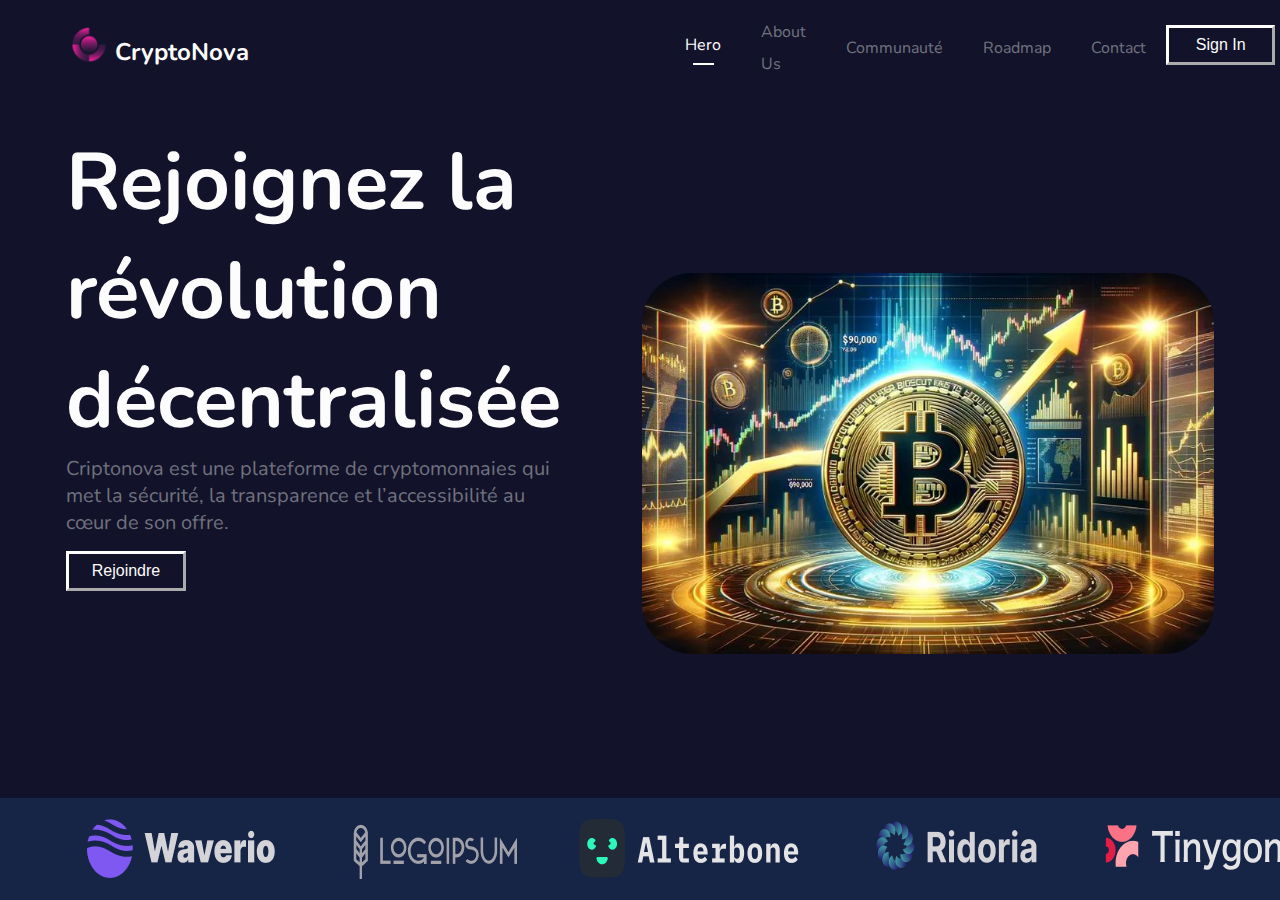
<file: index.html>
<!DOCTYPE html>
<html lang="en">
    <style></style>

    <head>
        <meta charset="UTF-8">
        <link rel="stylesheet" href="style.css">
        <link href="https://fonts.googleapis.com/css2?family=Nunito:wght@400;600;700&display=swap" rel="stylesheet">
        <meta name="viewport" content="width=device-width, initial-scale=1.0">
        <title>CryptoNova</title>
    </head>

    <body>
        <div class="navbar">
            <div class="logo">
                <img src="./image/CryptoNova.png" alt="logo" id="logo">

                <h4>CryptoNova</h4>

            </div>

            <ul class="nav-list">
                <li>
                    <a href="index.html">Hero</a>
                    <hr id="ligne">
                </li>
                <li>
                    <a href="about.html"
                        style="color: rgba(255, 255, 255, 0.408);">About Us</a>
                </li>
                <li>
                    <a href="communaute.html"
                        style="color: rgba(255, 255, 255, 0.408);">Communauté</a>
                </li>
                <li>
                    <a href="roadmap.html"
                        style="color: rgba(255, 255, 255, 0.408);">Roadmap</a>
                </li>
                <li>
                    <a href="contact.html"
                        style="color: rgba(255, 255, 255, 0.408);">Contact</a>
                </li>
            </ul>
            <button>Sign In</button>
        </div>

        <div class="hero">
            <div class="title">
                <h1> Rejoignez la révolution décentralisée</h1>
                <p>Criptonova est une plateforme de cryptomonnaies qui<br>met la
                    sécurité, la transparence et l’accessibilité au <br>cœur de son
                    offre.</p>
                <button>Rejoindre</button>
            </div>
            <div class="xx">
                <img
                    src="./image/Billionaires’ Bitcoin Buying Spree_ Catalyst for $100,000 BTC Post Halving_.jpg"
                    alt="bitcoin" id="image">
            </div>
        </div>
        <footer>
                <img src="/image/Frame 2.png" alt="logos">
        </footer>

    </body>

</html>
</file>
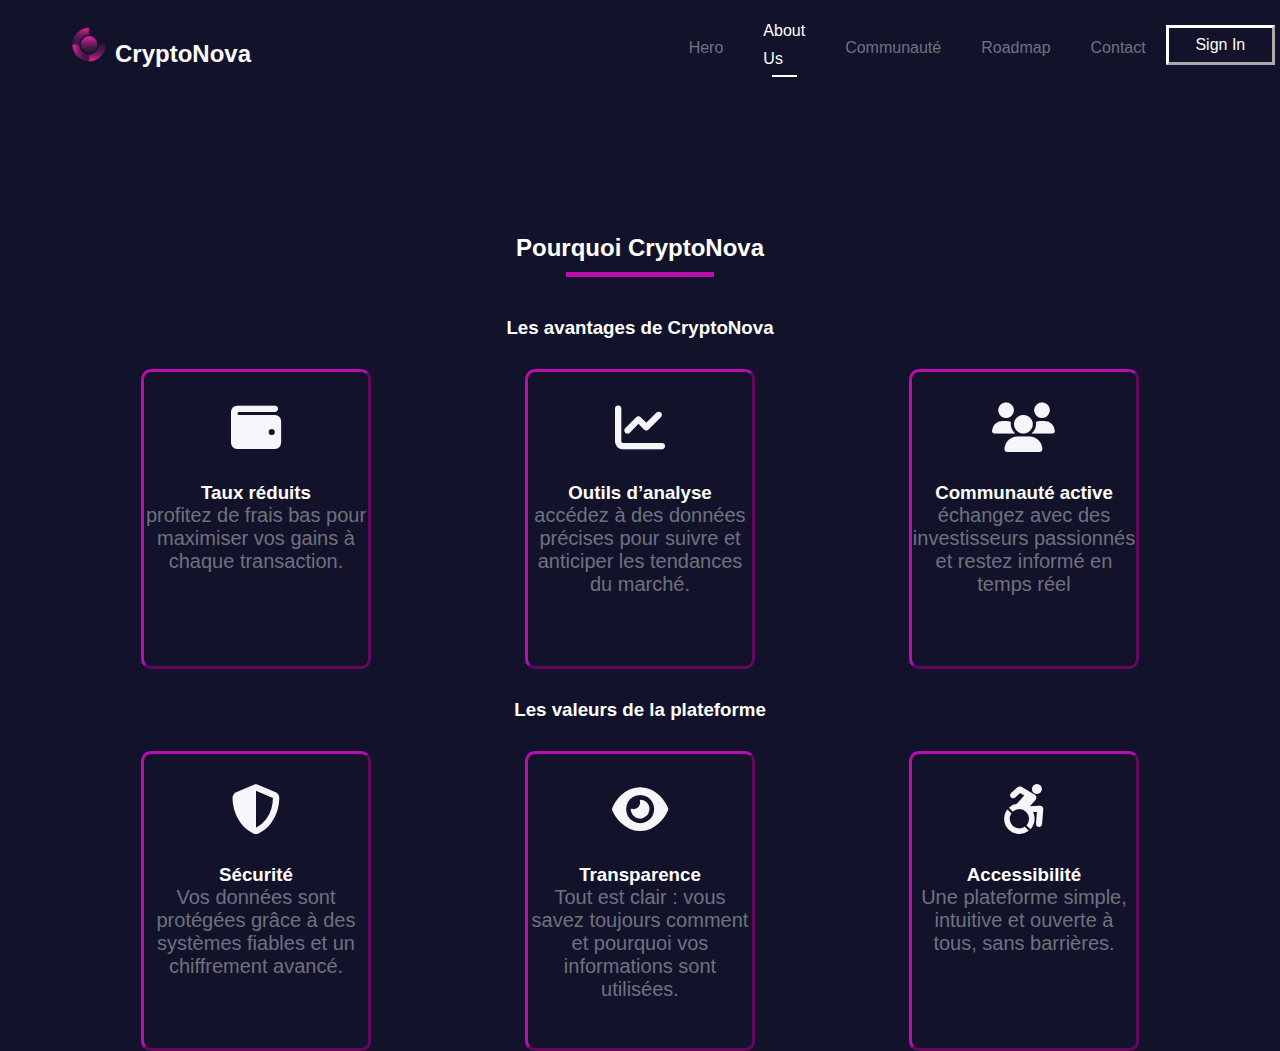
<file: about.html>
<!DOCTYPE html>
<html lang="en">
    <head>
        <meta charset="UTF-8">
        <link rel="stylesheet" href="style.css">
       <link rel="stylesheet"href="https://cdnjs.cloudflare.com/ajax/libs/font-awesome/6.5.1/css/all.min.css">
        <meta name="viewport" content="width=device-width, initial-scale=1.0">
        <title>About Us</title>
    </head>
    <body>
        <div class="navbar">
            <div class="logo">
                <img src="./image/CryptoNova.png" alt="logo" id="logo">

                <h4>CryptoNova</h4>

            </div>

            <ul>
                <li>
                    <a href="index.html"
                        style="color: rgba(255, 255, 255, 0.408);">Hero</a>

                </li>
                <li>
                    <a href="about.html"
                        style="color: rgb(255, 255, 255);">About Us</a>
                    <hr id="ligne">
                </li>
                <li>
                    <a href="communaute.html"
                        style="color: rgba(255, 255, 255, 0.408);">Communauté</a>
                </li>
                <li>
                    <a href="roadmap.html"
                        style="color: rgba(255, 255, 255, 0.408);">Roadmap</a>
                </li>
                <li>
                    <a href="contact.html"
                        style="color: rgba(255, 255, 255, 0.408);">Contact</a>
                </li>
            </ul>
            <button>Sign In</button>
        </div>
        <div class="pour">
            <div class="class">
            <h2>Pourquoi CryptoNova <hr id="aboutligne" id="ico"></h2>
            </div>
            <h3>Les avantages de CryptoNova</h3>
            <div class="avantage">
                <div class="av">
                    <i class="fa-solid fa-wallet" id="ico"></i>
                    <h3>Taux réduits</h3>
                    <p>profitez de frais bas pour maximiser vos gains à chaque
                        transaction.</p>
                </div>
                <div class="av">
<i class="fa-solid fa-chart-line" id="ico"></i>
                    <h3> Outils d’analyse</h3>
                    <p> accédez à des données précises pour suivre et anticiper
                        les tendances du marché.</p>

                </div>
                <div class="av">
                    <i class="fa-solid fa-users" id="ico"></i>
                    <h3>Communauté active</h3>
                    <p> échangez avec des investisseurs passionnés et restez
                        informé en temps réel</p>

                </div>
            </div>
            <h3>Les valeurs de la plateforme</h3>
            <div class="avantage">
                <div class="av">
                   <i class="fa-solid fa-shield-halved"id="ico"></i>
                    <h3>Sécurité</h3>
                    <p>Vos données sont protégées grâce à des systèmes fiables
                        et un chiffrement avancé.</p> </div>
                <div class="av">
        <i class="fa-solid fa-eye"id="ico"></i>
                    <h3> Transparence</h3>
                    <p>Tout est clair : vous savez toujours comment et pourquoi
                        vos informations sont utilisées.</p>
                </div>
                <div class="av">
                    <i class="fa-brands fa-accessible-icon"id="ico"></i>
                    <h3>Accessibilité</h3>
                    <p>Une plateforme simple, intuitive et ouverte à tous, sans
                        barrières.</p>
                </div>
            </div>
        </div>

    </body>

</html>
</file>
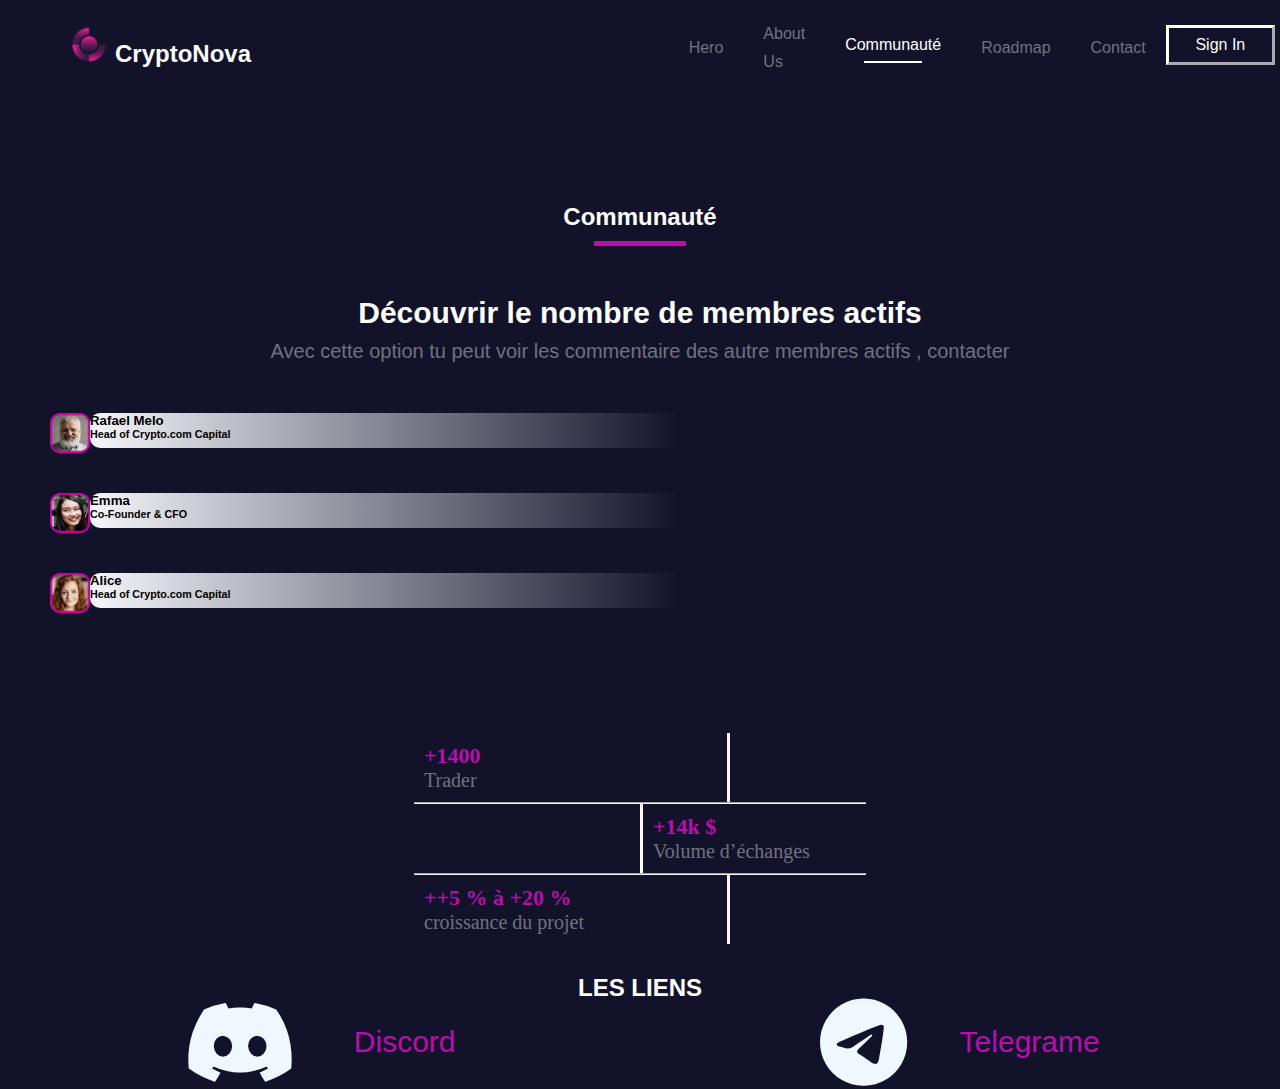
<file: communaute.html>
<!DOCTYPE html>
<html lang="en">
    <head>
        <meta charset="UTF-8">
        <meta name="viewport" content="width=device-width, initial-scale=1.0">
     
         <link rel="stylesheet"
            href="https://cdnjs.cloudflare.com/ajax/libs/font-awesome/6.5.1/css/all.min.css">
        <link rel="stylesheet" href="style.css">
        <title>Communauté</title>
    </head>
    <header>
    <div class="navbar">
        <div class="logo">
            <img src="./image/CryptoNova.png" alt="logo" id="logo">
            
            <h4>CryptoNova</h4>
            
        </div>
        
        <ul>
            <li>
                <a href="index.html"
                style="color: rgba(255, 255, 255, 0.408);">Hero</a>
                
            </li>
            <li>
                <a href="about.html"
                style="color: rgba(255, 255, 255, 0.408);">About Us</a>
            </li>
            <li>
                <a href="communaute.html"
                style="color: #ffff">Communauté</a>
                <hr id="ligne">
            </li>
            <li>
                <a href="roadmap.html"
                style="color: rgba(255, 255, 255, 0.408);">Roadmap</a>
            </li>
            <li>
                <a href="contact.html"
                style="color: rgba(255, 255, 255, 0.408);">Contact</a>
            </li>
        </ul>
        <button>Sign In</button>
    </div>
    </header>
    <body>
        <div class="pour">
            <div class="class">
                <h2>Communauté <hr id="aboutligne"></h2>
            </div>
            <div>
                <h3 style="padding: 10px; font-size: 30px">Découvrir le nombre de membres actifs</h3>
                <p> Avec cette option tu peut voir les commentaire des autre
                    membres actifs , contacter</p>
            </div>

        </div>
        <div class="members">
       <div class="active">
        <img src="image/BG.png" alt="image" id="img">
        <div class="number">
            <h5>Rafael Melo </h5>
            <h6> Head of Crypto.com Capital</h6>
        </div>
        </div>
       <div class="active">
        <img src="image/BG (1).png" alt="image" id="img">
        <div class="number">
            <h5>Emma</h5>
            <h6> Co-Founder & CFO</h6>
        </div>
        </div>
       <div class="active">
        <img src="image/BG (2).png" alt="image" id="img">
        <div class="number">
            <h5>Alice </h5>
            <h6>  Head of Crypto.com Capital</h6>
        </div>
        </div>
        </div>
        <div class="statistic">
            <div class="detaille">
                <h3 style="color: #B80EAD; font-family: 'Inknut Antiqua';font-size: 22px;">+1400</h3>
                <p>Trader</p>
            </div>
            <hr id="lignsta">
            <div class="detaille" id="exception">
                <h3 style="color: #B80EAD; font-family: 'Inknut Antiqua';font-size: 22px;">+14k $</h3>
                <p>Volume d’échanges</p>
            </div>
            <hr id="lignsta">
            <div class="detaille">
                <h3 style="color: #B80EAD; font-family: 'Inknut Antiqua';font-size: 22px;">++5 % à +20 %</h3>
                <p>croissance du projet</p>
            </div>
        </div>
      <h2 style="display: contents; padding: 30px; justify-self: flex-start;">LES LIENS</h2>
      <div class="social">
      <div class="group">
          <i class="fa-brands fa-discord" style="color: aliceblue;" id="icons"></i>
        <p style="color: #B80EAD; font-size: 30px;">Discord</p>
      </div>
      <div class="group">
        <i class="fa-brands fa-telegram" style="color: aliceblue;" id="icons"></i>
        <p style="color: #B80EAD; font-size: 30px;">Telegrame</p>
    </div>
    </div>
    </body>
</html>
</file>
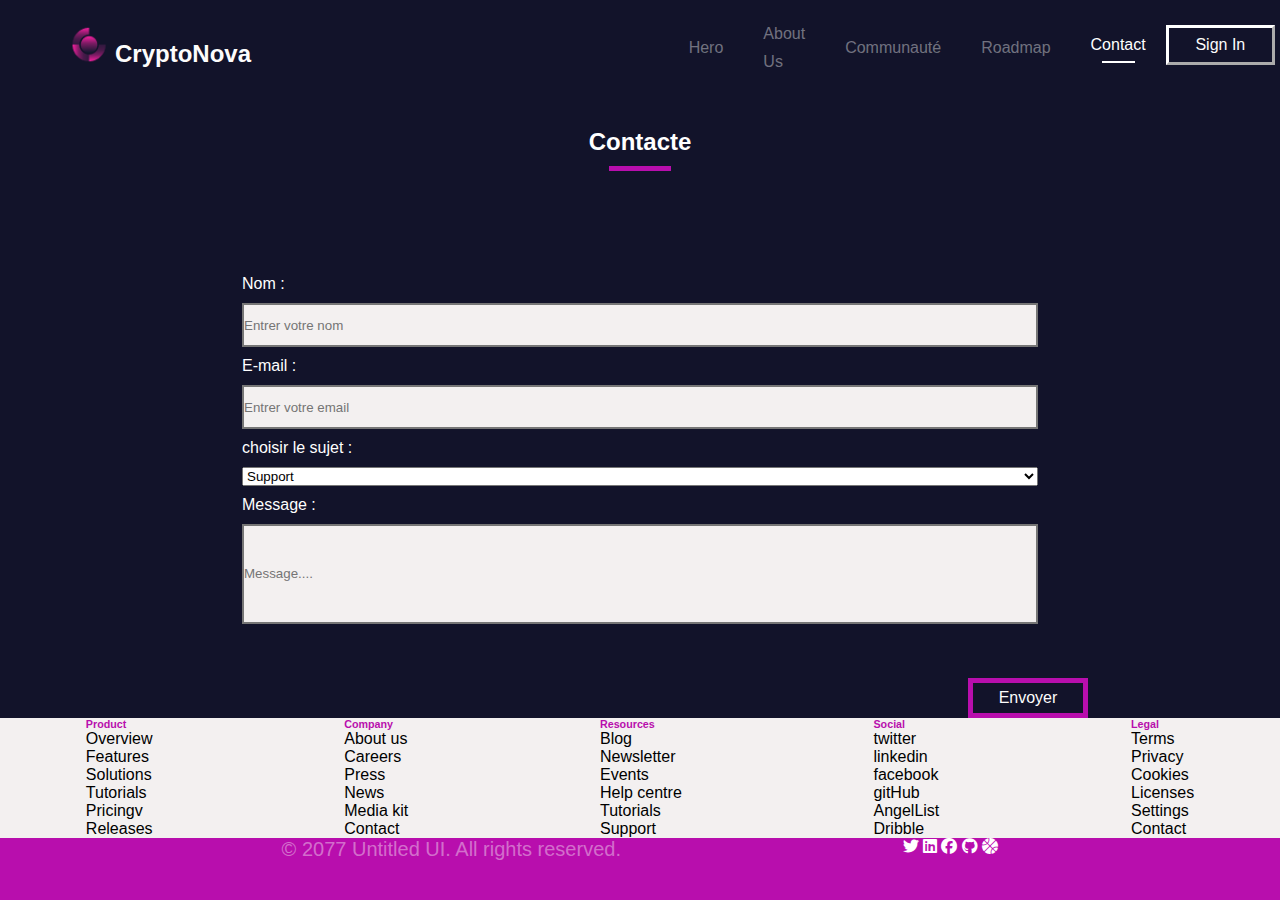
<file: contact.html>
<!DOCTYPE html>
<html lang="en">
    <head>
        <meta charset="UTF-8">
        <meta name="viewport" content="width=device-width, initial-scale=1.0">
        <link rel="stylesheet"
            href="https://cdnjs.cloudflare.com/ajax/libs/font-awesome/6.5.1/css/all.min.css">
        <link rel="stylesheet" href="style.css">
        <title>Contacte</title>
    </head>
    <header>
        <div class="navbar">
            <div class="logo">
                <img src="./image/CryptoNova.png" alt="logo" id="logo">

                <h4>CryptoNova</h4>

            </div>

            <ul>
                <li>
                    <a href="index.html"
                        style="color: rgba(255, 255, 255, 0.408);">Hero</a>

                </li>
                <li>
                    <a href="about.html"
                        style="color: rgba(255, 255, 255, 0.408);">About Us</a>
                </li>
                <li>
                    <a href="communaute.html"
                        style="color: rgba(255, 255, 255, 0.408);">Communauté</a>
                </li>
                <li>
                    <a href="roadmap.html"
                        style="color: rgba(255, 255, 255, 0.408);">Roadmap</a>
                </li>
                <li>
                    <a href="contact.html"
                        style="color: rgb(255, 255, 255);">Contact</a>
                    <hr id="ligne">
                </li>
            </ul>
            <button>Sign In</button>
        </div>
    </header>
    <body>
        <div class="class" style="margin-top: 10%;">
            <h2>Contacte<hr id="aboutligne"></h2>
        </div>
        <div class="form">
            <label for="nom">Nom :</label>
            <input type="text" id="nom" placeholder="Entrer votre nom">
            <label for="email">E-mail :</label>
            <input type="email" id="email" placeholder="Entrer votre email">
            <label for="sujet">choisir le sujet :</label>
            <select name="choix" id="sujet">
                <option value="support">Support</option>
                <option value="partenariat">Partenariat</option>
                <option value="média">Média</option>
            </select>
            <label for="message">Message :</label>
            <input type="text" id="message" placeholder="Message....">
            <button id="envoyer">Envoyer</button>
        </div>
        <footer>
         
                <div class="footerelement">
                    <h6 id="mintitle">Product</h6>
                    Overview <br>
                    Features<br>
                    Solutions<br>
                    Tutorials<br>
                    Pricingv<br>
                    Releases<br>
                </div>
                <div class="footerelement">
                    <h6 id="mintitle">Company</h6>
                    About us <br>
                    Careers <br>
                    Press<br>
                    News<br>
                    Media kit<br>
                    Contact<br>
                </div>
                <div class="footerelement">
                    <h6 id="mintitle">Resources</h6>
                    Blog<br>
                    Newsletter<br>
                    Events<br>
                    Help centre<br>
                    Tutorials<br>
                    Support<br>
                </div>
                <div class="footerelement">
                    <h6 id="mintitle">Social</h6>
                    twitter<br>
                    linkedin<br>
                    facebook<br>
                    gitHub<br>
                    AngelList<br>
                    Dribble<br>
                </div>
                <div class="footerelement">
                    <h6 id="mintitle">Legal</h6>
                    Terms<br>
                    Privacy<br>
                    Cookies<br>
                    Licenses<br>
                    Settings<br>
                    Contact<br>
                </div>
           
        </footer>

           <div class="end">
                <p id="2077">© 2077 Untitled UI. All rights reserved.</p>
                <div class="icon">
                    <i class="fa-brands fa-twitter"></i>
                    <i class="fa-brands fa-linkedin"></i>
                    <i class="fa-brands fa-facebook"></i>
                    <i class="fa-brands fa-github"></i>
                    <i class="fa-solid fa-basketball"></i>

                </div> 
         
    </body>
</html>
</file>
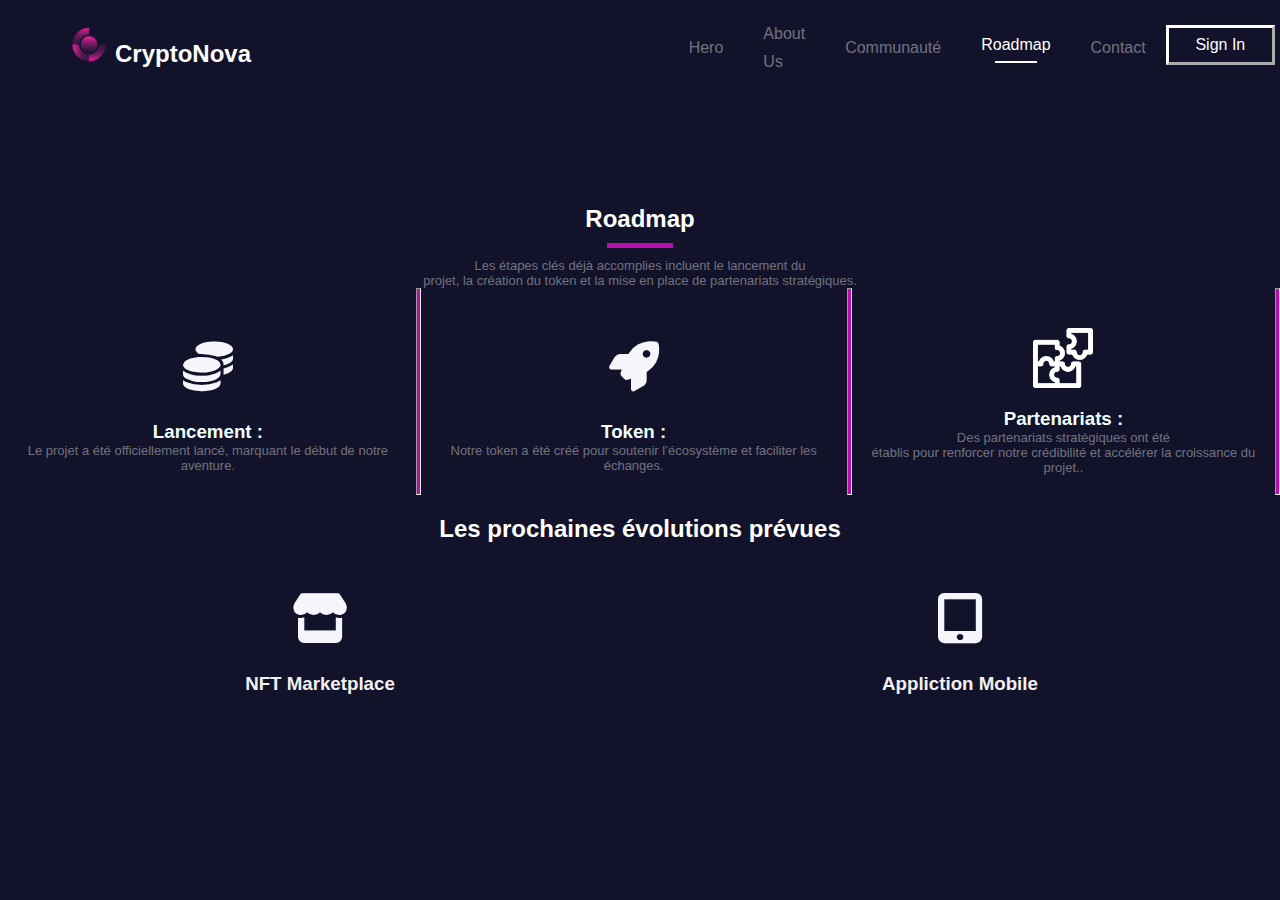
<file: roadmap.html>
<!DOCTYPE html>
<html lang="en">
    <head>
        <meta charset="UTF-8">
        <meta name="viewport" content="width=device-width, initial-scale=1.0">
        <link rel="stylesheet"
            href="https://cdnjs.cloudflare.com/ajax/libs/font-awesome/6.5.1/css/all.min.css">
        <link rel="stylesheet" href="style.css">
        <title>Communauté</title>
    </head>
    <style>
        p{
            font-size: 13px;
            text-align: center;
        }
    </style>
    <body>
         <div class="class">
                <h2>Roadmap<hr id="aboutligne"></h2>
            </div>
        <div class="navbar">
            <div class="logo">
                <img src="./image/CryptoNova.png" alt="logo" id="logo">

                <h4>CryptoNova</h4>

            </div>

            <ul>
                <li>
                    <a href="index.html"
                        style="color: rgba(255, 255, 255, 0.408);">Hero</a>

                </li>
                <li>
                    <a href="about.html"
                        style="color: rgba(255, 255, 255, 0.408);">About Us</a>
                </li>
                <li>
                    <a href="communaute.html"
                        style="color: rgba(255, 255, 255, 0.408);">Communauté</a>
                </li>
                <li>
                    <a href="roadmap.html"
                        style="color: rgb(255, 255, 255);">Roadmap</a>
                    <hr id="ligne">
                </li>
                <li>
                    <a href="contact.html"
                        style="color: rgba(255, 255, 255, 0.408);">Contact</a>
                </li>
            </ul>
            <button>Sign In</button>
        </div>
        <p>Les étapes clés déjà accomplies incluent le lancement du <br> projet, la
            création du token et la mise en place de partenariats
            stratégiques.</p>
        <div class="roadmap">
            <div class="content">
                <i class="fa-solid fa-coins" id="ico"></i>
                <h3 style="color: azure;">Lancement : </h3>
                <p>Le projet a été officiellement lancé, marquant le début de
                    notre
                    aventure.</p>
            </div>
            <hr>
            <div class="content">
                <i class="fa-solid fa-rocket" id="ico"></i>
                <h3 style="color: azure;">Token : </h3>
                <p>Notre token a été créé pour soutenir l’écosystème et
                    faciliter les échanges.</p>
            </div>
            <hr>
            <div class="content">
                <img src="image/Vector.png" alt="puzzel" id="puzzel">
                <h3 style="color: azure;">Partenariats : </h3>
                <p>Des partenariats stratégiques ont été <br>établis pour renforcer
                    notre crédibilité et accélérer la croissance du projet..</p>
            </div>
            <hr>
        </div>
        <h2 style="padding: 20px;">Les prochaines évolutions prévues</h2>
        <div class="evolution">
            <div class="element">
                <i class="fa-solid fa-store" id="ico"></i>
                <h3>NFT Marketplace</h3>
            </div>
            <div class="element">
                <i class="fa-solid fa-tablet-screen-button" id="ico"></i>
                <h3>Appliction Mobile </h3>
            </div>
        </div>
    </body>
</html>
</file>
<file: style.css>
* {
                    padding: 0;
                    margin: 0;
                    box-sizing: border-box;
                }

                body {
                    background-color: #12132A;
                    justify-content: center;
                    height: 100vh;
                    display: flex;
                    flex-direction: column;
                    align-items: center;
                    font-family: 'Nunito', sans-serif;
                }

                .navbar {
                    display: flex;
                    position: fixed;
                    top: 0;
                    left: 0;
                    width: 100%;
                    height: 10%;
                    font-size: 24px;
                    justify-content: flex-start;
                    align-items: center;
                    padding: 0 5px;
                    z-index: 1000;
                    background-color: #12132A;
                }

                .logo {
                    display: flex;
                    width: 600px;
                    margin: 0 60px;
                    color: #fdfcfc;
                    background-color: #12132A;
                    align-items: flex-end;
                    justify-content: flex-start;
                }

                #logo {
                    width: 50px;
                }

                .list {
                    background-color: #12132A;
                }

                .navbar ul li {
                    list-style: none;
                    display: inline-block;
                    margin: 0 20px;
                }

                ul {
                    display: flex;
                    align-items: center;
                }

                .navbar ul li a {
                    text-decoration: none;
                    color: #ffff;
                    text-transform: capitalize;
                    font-family: 'Nunito', sans-serif;
                    font-size: medium;
                }

                button {
                    color: #fdfcfc;
                    border-style: outset;
                    text-transform: capitalize;
                    border-width: 3px;
                    width: 120px;
                    height: 40px;
                    border-color: #ffff;
                    background-color: #12132A;
                    font-size: medium;
                }

                #ligne {
                    border: none;
                    height: 2px;
                    background-color: #ffff;
                    margin: 5px auto 0;
                    width: 60%;
                }

                .hero {
                    display: flex;
                    background-color: #12132A;
                    margin-top: 10%;
                    width: 90%;
                    height: 100%;
                    justify-content: center;
                }

                .title {
                    background-color: #12132A;
                    color: #fdfcfc;
                    font-size: 40px;
                    width: 50%;
                }

                #image {
                    flex: 1;
                    width: 572px;
                    height: 381px;
                    border-radius: 50px;

                }

                p {
                    color: rgba(251, 251, 251, 0.411);
                    font-size: 20px;
                }

                .xx {
                    display: flex;
                    background-color: #12132A;
                    justify-content: center;
                    align-items: center;
                }



                .pour {
                    display: flex;
                    flex-direction: column;
                    color: #fff;
                    text-align: center;
                    margin-top: 30%;
                    gap: 30px;
                    padding: 0 5%;



                }

                #aboutligne {
                    background-color: #B80EAD;
                    border: none;
                    height: 5px;
                    width: 60%;
                    margin: 10px auto;
                }

                .av {
                    border-style: outset;
                    border-radius: 10px;
                    box-sizing: 10px 20px;
                    border-color: #B80EAD;
                    width: 20%;

                }

                .avantage {
                    background-color: #12132A;
                    display: flex;
                    justify-content: space-around;
                    width: 100%;
                    height: 300px;
                }

                .class {
                    display: flex;
                    justify-content: center;
                }

                #icon {
                    color: #ffff;
                    font-size: 40px;
                    display: flex;
                    justify-content: center;
                    align-items: center;
                    width: 0px;
                    height: 70px;
                    margin: 0 auto;
                }

                h2 {
                    color: #ffff;
                }

                label {
                    color: #fff;
                }

                input {
                    border-style: solid;
                    background-color: #f3f0f0;
                    width: 100%;
                    height: 10%;
                }

                .form {
                    display: flex;
                    flex-direction: column;
                    justify-content: center;
                    background-color: #12132A;
                    width: 70%;
                    height: 90%;
                    gap: 10px;
                    position: relative;
                    padding: 50px;

                }

                #message {
                    width: 100%;
                    height: 100px;
                }

                #envoyer {
                    border-color: #B80EAD;
                    border-style: solid;
                    border-width: 5px;
                    position: absolute;
                    bottom: 0;
                    right: 0%;
                }

                footer {
                    display: flex;
                    background-color: #f3f0f0;
                    justify-content: space-around;
                    align-items: center;
                    width: 100%;
                    gap: 20px;
                }

                #mintitle {
                    color: #B80EAD;

                }

                .end {
                    display: flex;
                    justify-content: space-evenly;
                    background-color: #B80EAD;
                    width: 100%;
                    height: 100px;
                }

                .icon {
                    color: #fff;
                }

                .active {
                    display: flex;
                    align-content: space-between;
                    margin-bottom: 10px;
                    width: 100%;
                    height: 70px;
                }

                .number {
                    background: #f5f5fa;
                    background: linear-gradient(90deg, rgba(245, 245, 250, 1) 0%, rgba(255, 255, 255, 0) 100%);
                    border-radius: 10px;
                    width: 50%;
                    height: 50%;
                }

                #img {
                    width: 40px;
                    height: 40px;

                }

                .members {
                    display: flex;
                    flex-direction: column;
                    justify-content: space-between;
                    background-color: #12132A;
                    width: 100%;
                    height: auto;
                    padding: 50px;

                }

                .statistic {
                    background-color: #12132A;
                    padding: 30px;
                    width: 40%;

                }

                .detaille {
                    border: none;
                    border-right: solid;
                    border-color: #f6f6f6;
                    font-family: 'Nunito', serif;
                    padding: 10px;
                    width: 70%;
                }

                #exception {
                    background-color: #12132A;
                    position: relative;
                    left: 50%;
                    border: none;
                    border-width: 900px;
                    border-left: solid;
                    border-color: #fdfafd;

                }

                #lignsta {
                    border-color: #f8f7f8;
                    width: 100%;
                    height: 1px;
                }

                .social {
                    display: flex;
                    justify-content: space-around;
                    background-color: #12132A;
                    width: 100%;
                }

                .group {
                    display: flex;
                    width: 30%;
                    justify-content: space-evenly;
                    align-items: center;
                    height: 80px;
                }

                #icons {
                    font-size: 90px;
                }

                #ico {
                    color:#f5f5fa;
                    font-size: 50px;
                    padding: 30px;
                }
                .roadmap{
                    display: flex;
                    justify-content: space-evenly;
                    align-items: center;
                    width: 100%;
                }
                hr{
                  height: 100%;
                  width: 5px;
                  color: #B80EAD;
                  background-color: #B80EAD;
                }
                .element{
                    color: #f3f0f0;
                    display: flex;
                    flex-direction: column;
                    justify-content: center;
                    align-items: center;
                    background-color: #12132A;
                    width: 40%;
                }
                .evolution{
                    background-color: #12132A;
                    display: flex;
                    justify-content: space-around;
                    align-items: center;
                    width: 100%;
                }
                    .content{
                        background-color: #12132A;
                        display: flex;
                        flex-direction: column;
                        justify-content: space-around;
                        align-items: center;
                        padding: 20px;
                    }
                    #puzzel{
                        width: 100px;
                        height: 100px;
                        padding: 20px;
                    }
</file>
